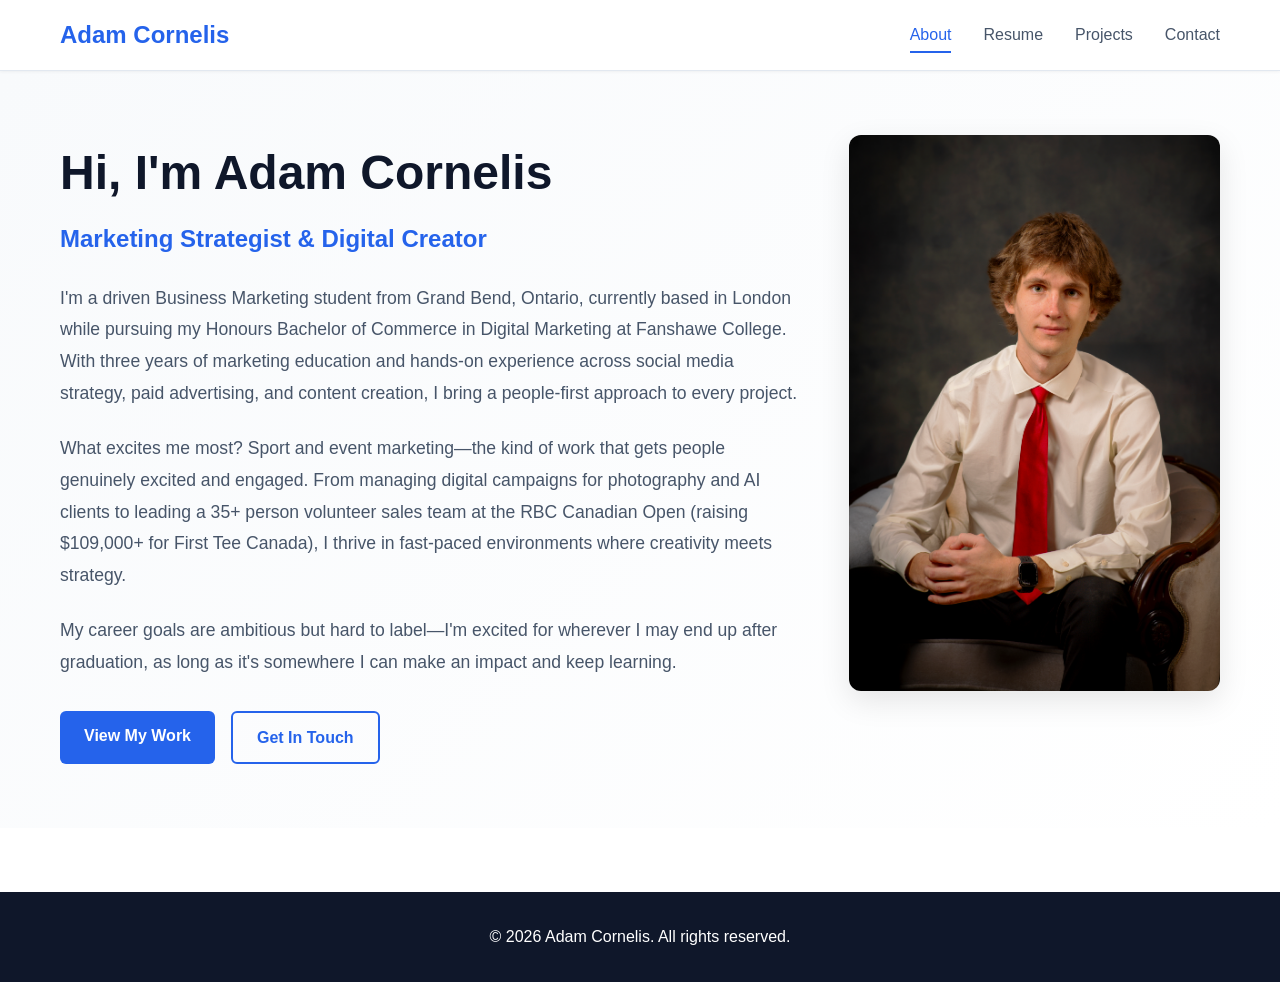
<file: index.html>
<!DOCTYPE html>
<html lang="en">
<head>
    <meta charset="UTF-8">
    <meta name="viewport" content="width=device-width, initial-scale=1.0">
    <title>Adam Cornelis | Marketing Portfolio</title>
    <link rel="stylesheet" href="styles.css">
</head>
<body>
    <nav class="navbar">
        <div class="container">
            <a href="index.html" class="logo">Adam Cornelis</a>
            <ul class="nav-links">
                <li><a href="index.html" class="active">About</a></li>
                <li><a href="resume.html">Resume</a></li>
                <li><a href="projects.html">Projects</a></li>
                <li><a href="contact.html">Contact</a></li>
            </ul>
        </div>
    </nav>

    <main class="hero">
        <div class="container">
            <div class="about-content">
                <div class="about-text">
                    <h1>Hi, I'm Adam Cornelis</h1>
                    <h2>Marketing Strategist & Digital Creator</h2>
                    <p class="bio">
                        I'm a driven Business Marketing student from Grand Bend, Ontario, currently based in London while pursuing my Honours Bachelor of Commerce in Digital Marketing at Fanshawe College. With three years of marketing education and hands-on experience across social media strategy, paid advertising, and content creation, I bring a people-first approach to every project.
                    </p>
                    <p class="bio">
                        What excites me most? Sport and event marketing—the kind of work that gets people genuinely excited and engaged. From managing digital campaigns for photography and AI clients to leading a 35+ person volunteer sales team at the RBC Canadian Open (raising $109,000+ for First Tee Canada), I thrive in fast-paced environments where creativity meets strategy.
                    </p>
                    <p class="bio">
                        My career goals are ambitious but hard to label—I'm excited for wherever I may end up after graduation, as long as it's somewhere I can make an impact and keep learning.
                    </p>
                    <div class="cta-buttons">
                        <a href="projects.html" class="btn btn-primary">View My Work</a>
                        <a href="contact.html" class="btn btn-secondary">Get In Touch</a>
                    </div>
                </div>
                <div class="about-image">
                    <img src="adam-headshot.jpg" alt="Adam Cornelis">
                </div>
            </div>
        </div>
    </main>

    <footer>
        <div class="container">
            <p>&copy; 2026 Adam Cornelis. All rights reserved.</p>
        </div>
    </footer>
</body>
</html>
</file>
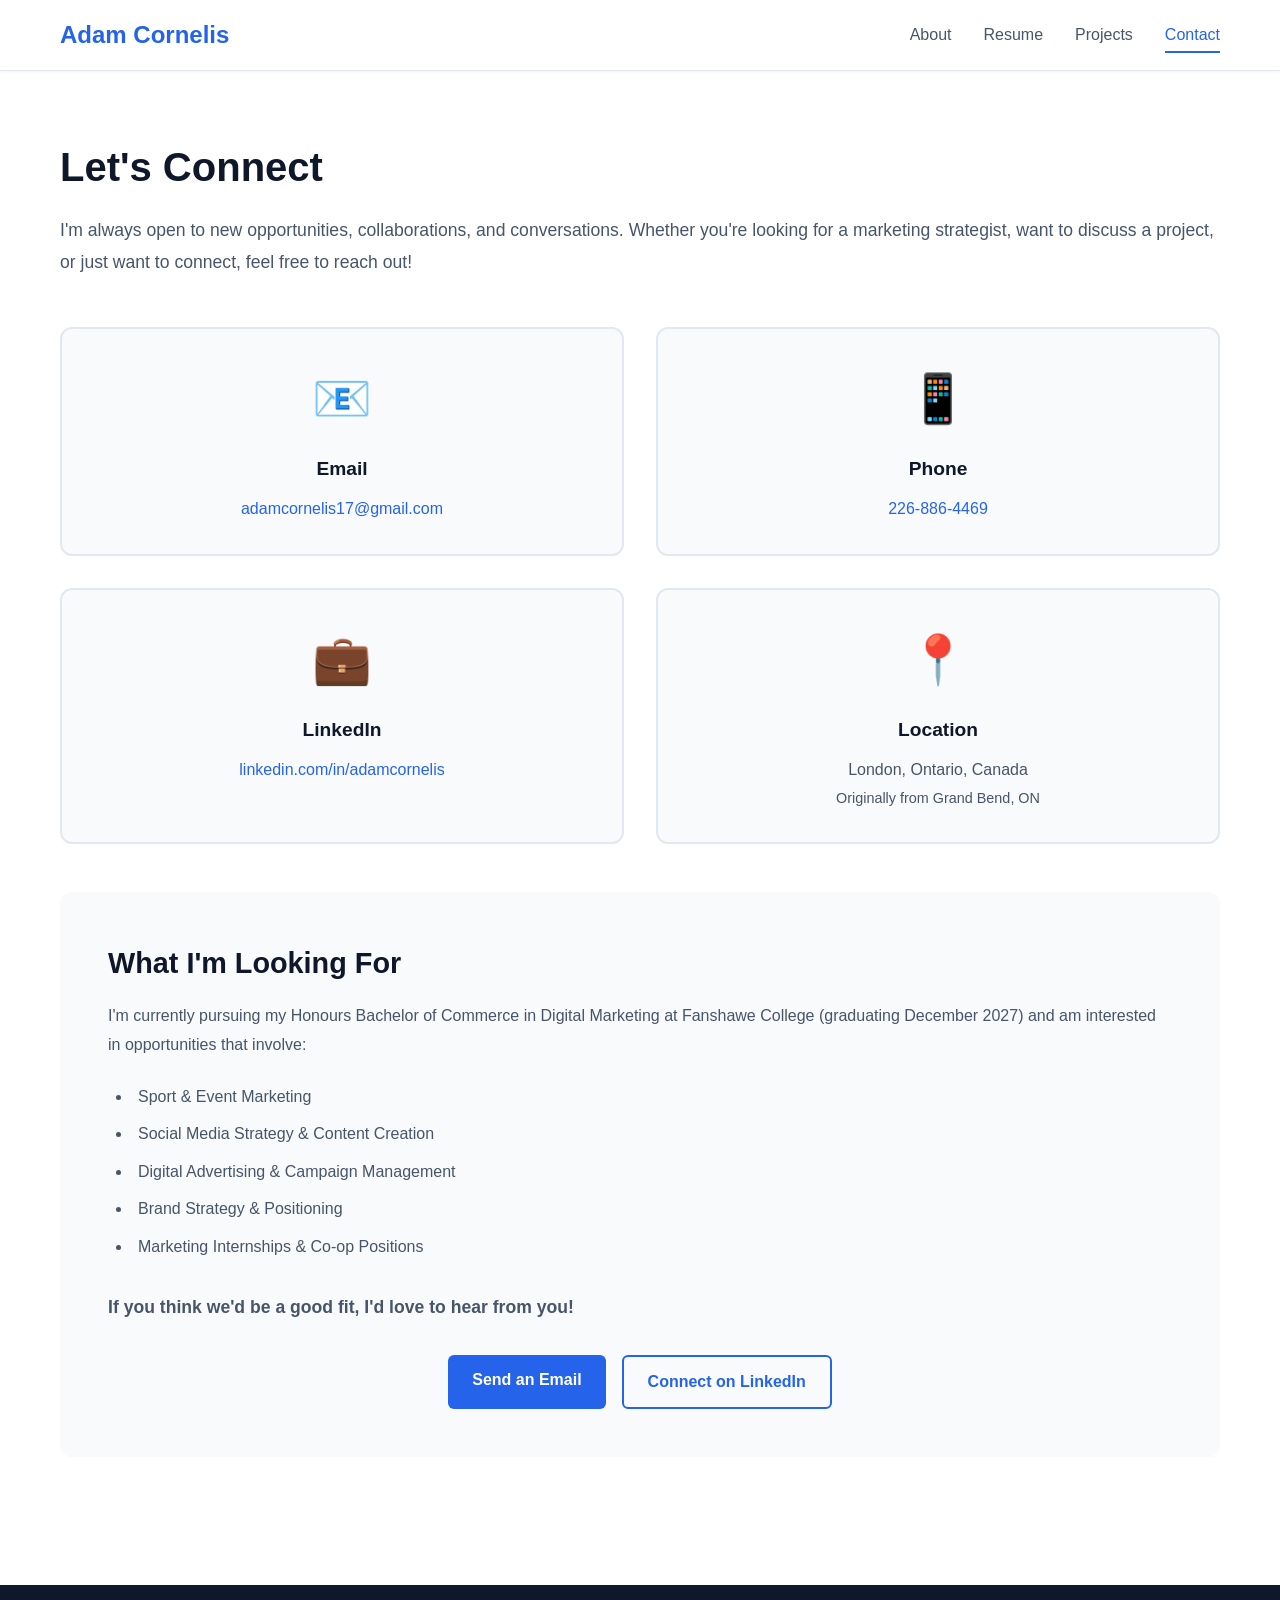
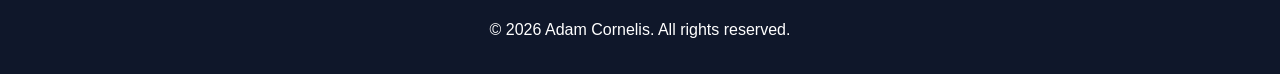
<file: contact.html>
<!DOCTYPE html>
<html lang="en">
<head>
    <meta charset="UTF-8">
    <meta name="viewport" content="width=device-width, initial-scale=1.0">
    <title>Contact | Adam Cornelis</title>
    <link rel="stylesheet" href="styles.css">
</head>
<body>
    <nav class="navbar">
        <div class="container">
            <a href="index.html" class="logo">Adam Cornelis</a>
            <ul class="nav-links">
                <li><a href="index.html">About</a></li>
                <li><a href="resume.html">Resume</a></li>
                <li><a href="projects.html">Projects</a></li>
                <li><a href="contact.html" class="active">Contact</a></li>
            </ul>
        </div>
    </nav>

    <main class="contact-page">
        <div class="container">
            <h1>Let's Connect</h1>
            <p class="page-intro">I'm always open to new opportunities, collaborations, and conversations. Whether you're looking for a marketing strategist, want to discuss a project, or just want to connect, feel free to reach out!</p>

            <div class="contact-grid">
                <div class="contact-card">
                    <div class="contact-icon">📧</div>
                    <h3>Email</h3>
                    <a href="mailto:adamcornelis17@gmail.com">adamcornelis17@gmail.com</a>
                </div>

                <div class="contact-card">
                    <div class="contact-icon">📱</div>
                    <h3>Phone</h3>
                    <a href="tel:+12268864469">226-886-4469</a>
                </div>

                <div class="contact-card">
                    <div class="contact-icon">💼</div>
                    <h3>LinkedIn</h3>
                    <a href="https://www.linkedin.com/in/adamcornelis" target="_blank" rel="noopener noreferrer">linkedin.com/in/adamcornelis</a>
                </div>

                <div class="contact-card">
                    <div class="contact-icon">📍</div>
                    <h3>Location</h3>
                    <p>London, Ontario, Canada</p>
                    <p class="small-text">Originally from Grand Bend, ON</p>
                </div>
            </div>

            <div class="contact-cta">
                <h2>What I'm Looking For</h2>
                <p>I'm currently pursuing my Honours Bachelor of Commerce in Digital Marketing at Fanshawe College (graduating December 2027) and am interested in opportunities that involve:</p>
                <ul class="interest-list">
                    <li>Sport & Event Marketing</li>
                    <li>Social Media Strategy & Content Creation</li>
                    <li>Digital Advertising & Campaign Management</li>
                    <li>Brand Strategy & Positioning</li>
                    <li>Marketing Internships & Co-op Positions</li>
                </ul>
                <p class="cta-text">If you think we'd be a good fit, I'd love to hear from you!</p>
                <div class="button-group">
                    <a href="mailto:adamcornelis17@gmail.com" class="btn btn-primary">Send an Email</a>
                    <a href="https://www.linkedin.com/in/adamcornelis" target="_blank" rel="noopener noreferrer" class="btn btn-secondary">Connect on LinkedIn</a>
                </div>
            </div>
        </div>
    </main>

    <footer>
        <div class="container">
            <p>&copy; 2026 Adam Cornelis. All rights reserved.</p>
        </div>
    </footer>
</body>
</html>
</file>
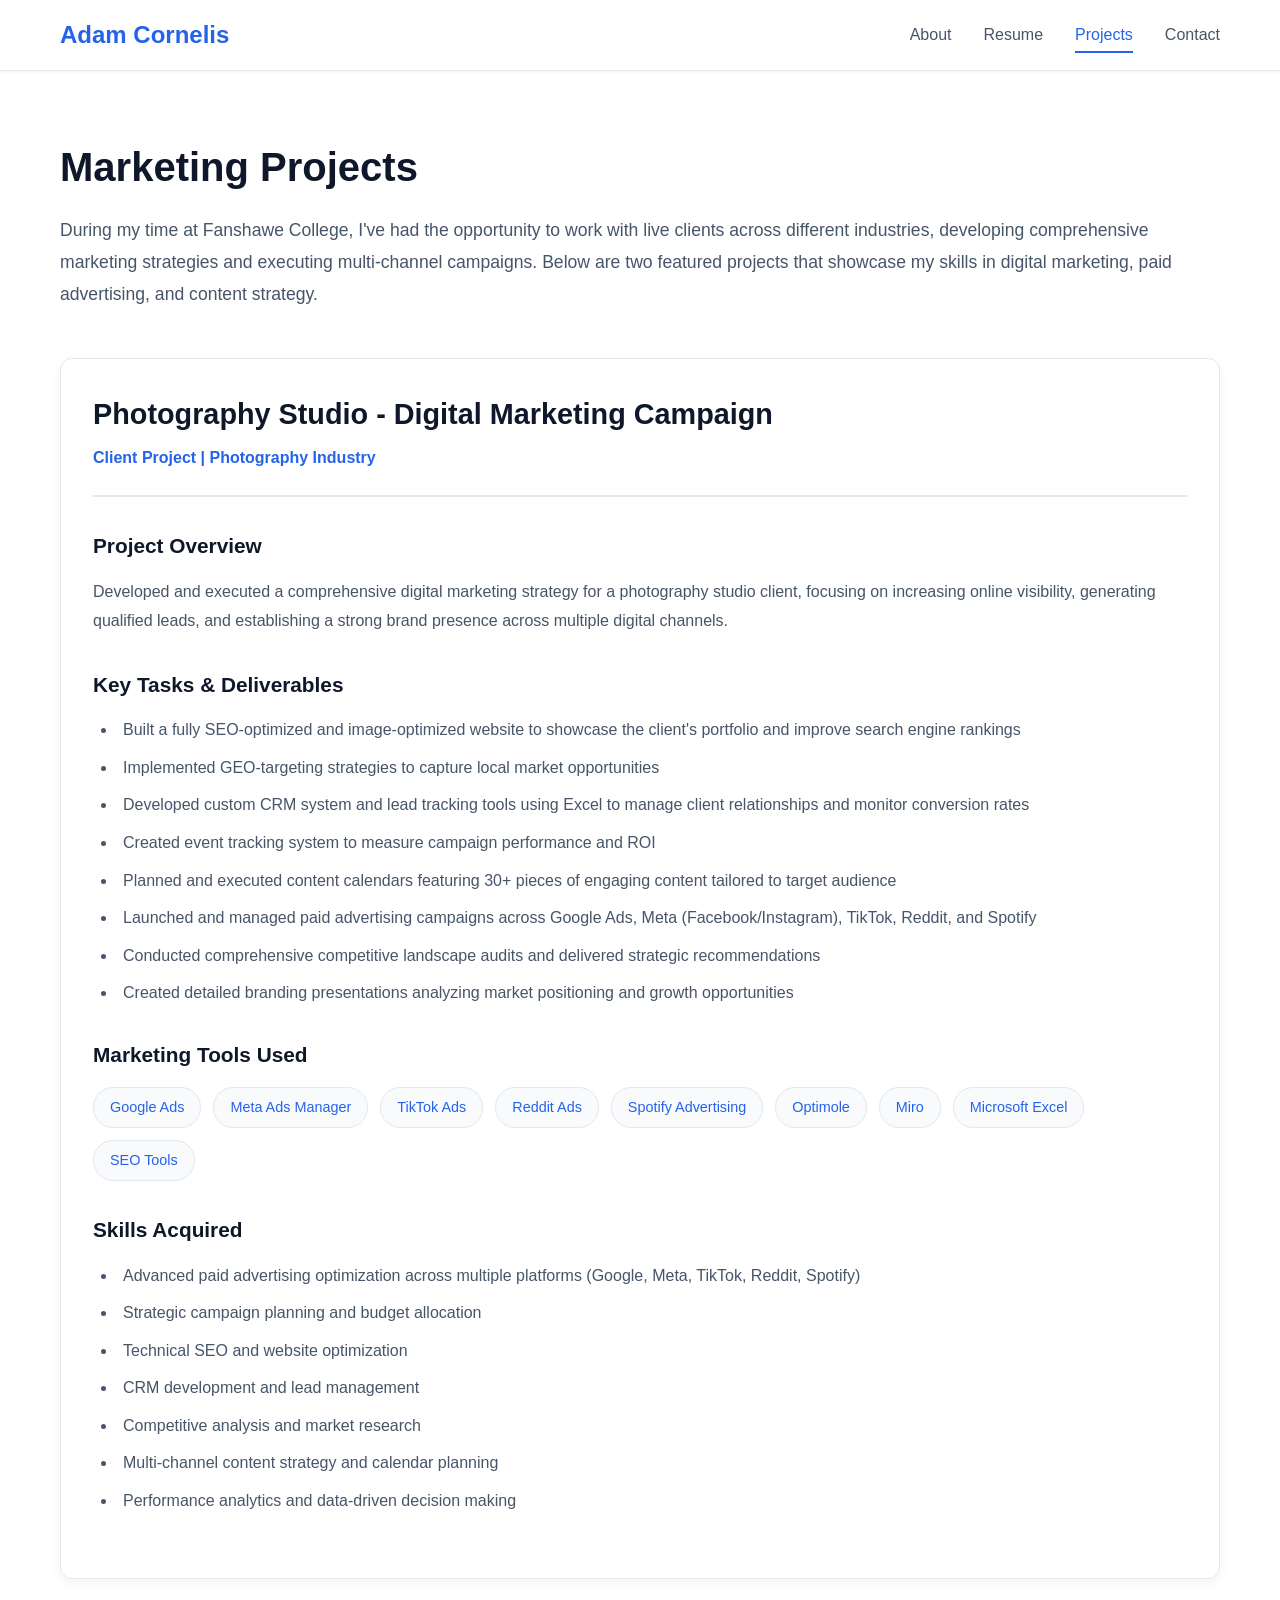
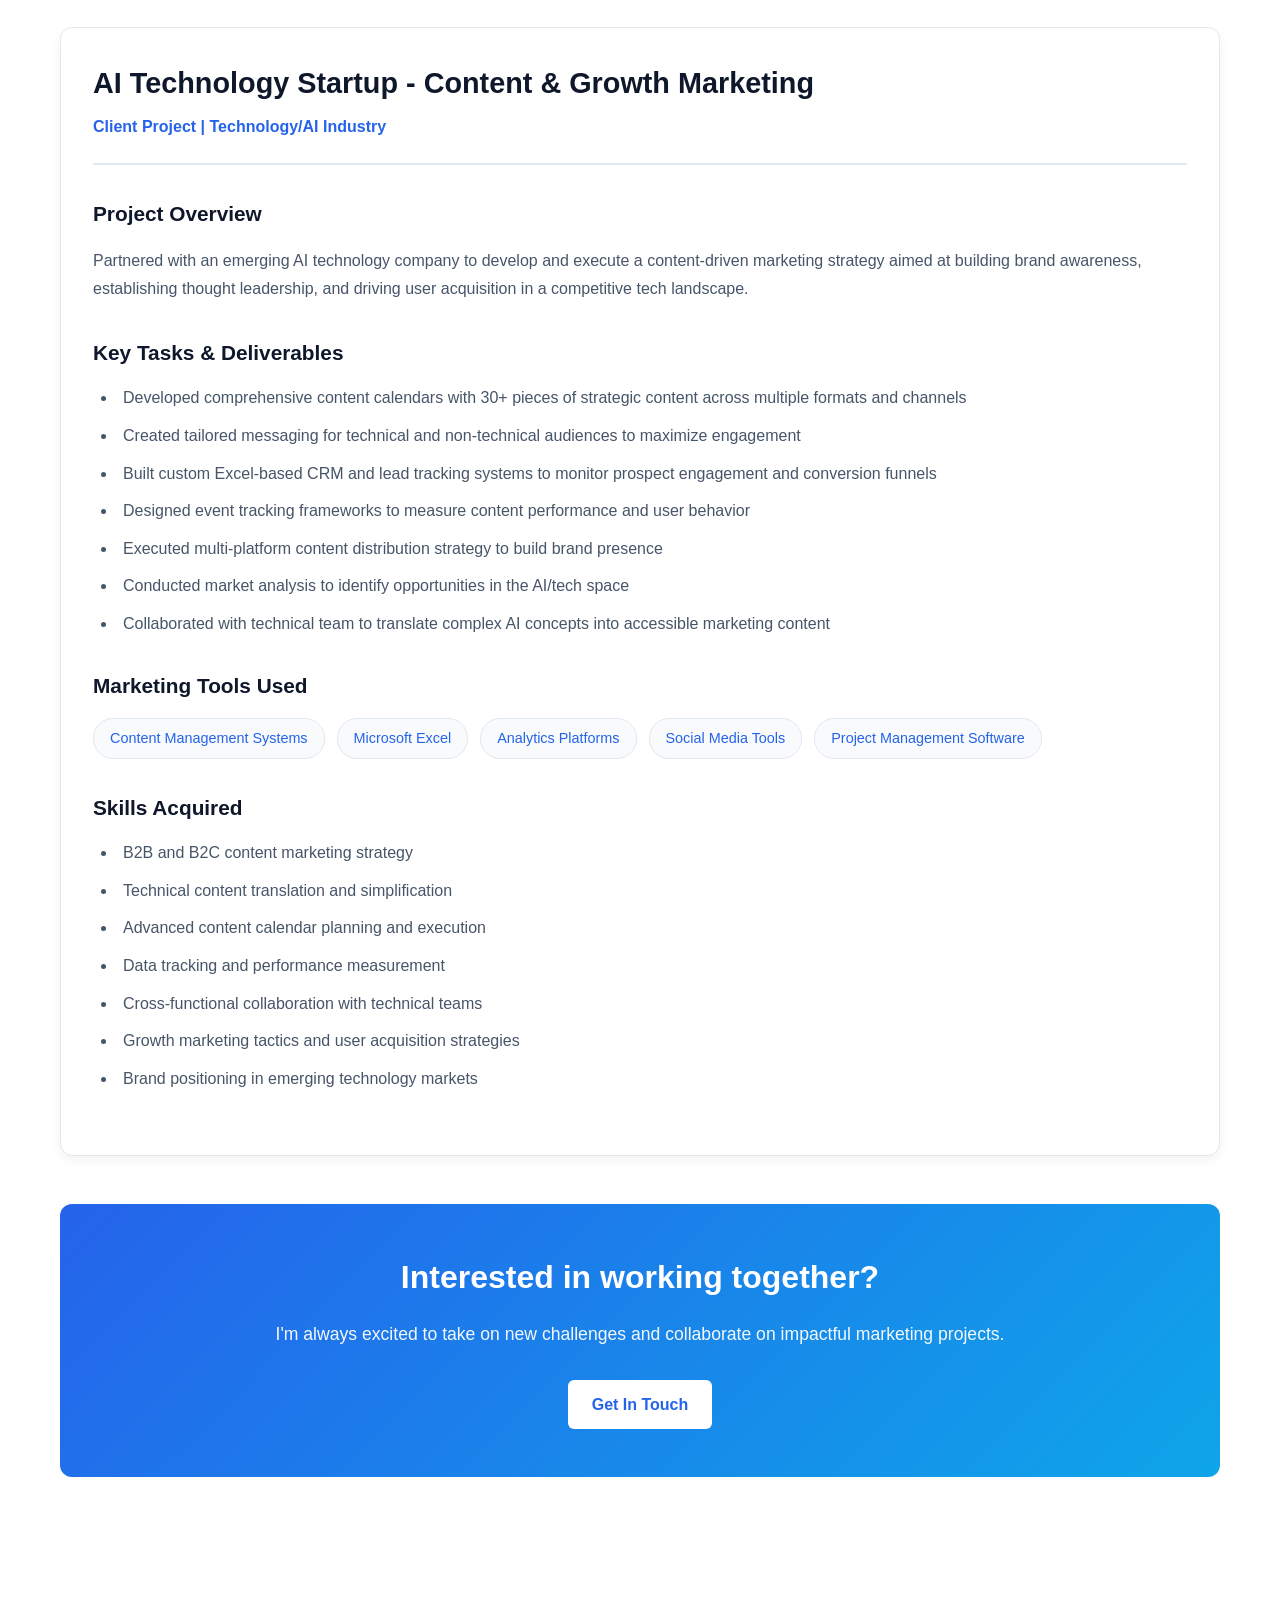
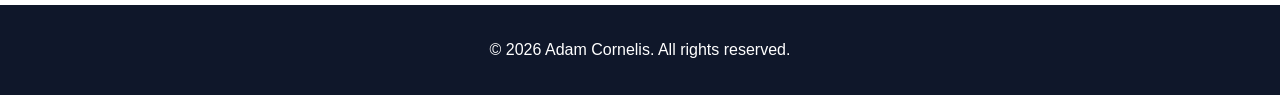
<file: projects.html>
<!DOCTYPE html>
<html lang="en">
<head>
    <meta charset="UTF-8">
    <meta name="viewport" content="width=device-width, initial-scale=1.0">
    <title>Projects | Adam Cornelis</title>
    <link rel="stylesheet" href="styles.css">
</head>
<body>
    <nav class="navbar">
        <div class="container">
            <a href="index.html" class="logo">Adam Cornelis</a>
            <ul class="nav-links">
                <li><a href="index.html">About</a></li>
                <li><a href="resume.html">Resume</a></li>
                <li><a href="projects.html" class="active">Projects</a></li>
                <li><a href="contact.html">Contact</a></li>
            </ul>
        </div>
    </nav>

    <main class="projects-page">
        <div class="container">
            <h1>Marketing Projects</h1>
            <p class="page-intro">During my time at Fanshawe College, I've had the opportunity to work with live clients across different industries, developing comprehensive marketing strategies and executing multi-channel campaigns. Below are two featured projects that showcase my skills in digital marketing, paid advertising, and content strategy.</p>

            <div class="project-card">
                <div class="project-header">
                    <h2>Photography Studio - Digital Marketing Campaign</h2>
                    <p class="project-type">Client Project | Photography Industry</p>
                </div>
                
                <div class="project-content">
                    <div class="project-section">
                        <h3>Project Overview</h3>
                        <p>Developed and executed a comprehensive digital marketing strategy for a photography studio client, focusing on increasing online visibility, generating qualified leads, and establishing a strong brand presence across multiple digital channels.</p>
                    </div>

                    <div class="project-section">
                        <h3>Key Tasks & Deliverables</h3>
                        <ul>
                            <li>Built a fully SEO-optimized and image-optimized website to showcase the client's portfolio and improve search engine rankings</li>
                            <li>Implemented GEO-targeting strategies to capture local market opportunities</li>
                            <li>Developed custom CRM system and lead tracking tools using Excel to manage client relationships and monitor conversion rates</li>
                            <li>Created event tracking system to measure campaign performance and ROI</li>
                            <li>Planned and executed content calendars featuring 30+ pieces of engaging content tailored to target audience</li>
                            <li>Launched and managed paid advertising campaigns across Google Ads, Meta (Facebook/Instagram), TikTok, Reddit, and Spotify</li>
                            <li>Conducted comprehensive competitive landscape audits and delivered strategic recommendations</li>
                            <li>Created detailed branding presentations analyzing market positioning and growth opportunities</li>
                        </ul>
                    </div>

                    <div class="project-section">
                        <h3>Marketing Tools Used</h3>
                        <div class="tools-list">
                            <span class="tool-tag">Google Ads</span>
                            <span class="tool-tag">Meta Ads Manager</span>
                            <span class="tool-tag">TikTok Ads</span>
                            <span class="tool-tag">Reddit Ads</span>
                            <span class="tool-tag">Spotify Advertising</span>
                            <span class="tool-tag">Optimole</span>
                            <span class="tool-tag">Miro</span>
                            <span class="tool-tag">Microsoft Excel</span>
                            <span class="tool-tag">SEO Tools</span>
                        </div>
                    </div>

                    <div class="project-section">
                        <h3>Skills Acquired</h3>
                        <ul>
                            <li>Advanced paid advertising optimization across multiple platforms (Google, Meta, TikTok, Reddit, Spotify)</li>
                            <li>Strategic campaign planning and budget allocation</li>
                            <li>Technical SEO and website optimization</li>
                            <li>CRM development and lead management</li>
                            <li>Competitive analysis and market research</li>
                            <li>Multi-channel content strategy and calendar planning</li>
                            <li>Performance analytics and data-driven decision making</li>
                        </ul>
                    </div>
                </div>
            </div>

            <div class="project-card">
                <div class="project-header">
                    <h2>AI Technology Startup - Content & Growth Marketing</h2>
                    <p class="project-type">Client Project | Technology/AI Industry</p>
                </div>
                
                <div class="project-content">
                    <div class="project-section">
                        <h3>Project Overview</h3>
                        <p>Partnered with an emerging AI technology company to develop and execute a content-driven marketing strategy aimed at building brand awareness, establishing thought leadership, and driving user acquisition in a competitive tech landscape.</p>
                    </div>

                    <div class="project-section">
                        <h3>Key Tasks & Deliverables</h3>
                        <ul>
                            <li>Developed comprehensive content calendars with 30+ pieces of strategic content across multiple formats and channels</li>
                            <li>Created tailored messaging for technical and non-technical audiences to maximize engagement</li>
                            <li>Built custom Excel-based CRM and lead tracking systems to monitor prospect engagement and conversion funnels</li>
                            <li>Designed event tracking frameworks to measure content performance and user behavior</li>
                            <li>Executed multi-platform content distribution strategy to build brand presence</li>
                            <li>Conducted market analysis to identify opportunities in the AI/tech space</li>
                            <li>Collaborated with technical team to translate complex AI concepts into accessible marketing content</li>
                        </ul>
                    </div>

                    <div class="project-section">
                        <h3>Marketing Tools Used</h3>
                        <div class="tools-list">
                            <span class="tool-tag">Content Management Systems</span>
                            <span class="tool-tag">Microsoft Excel</span>
                            <span class="tool-tag">Analytics Platforms</span>
                            <span class="tool-tag">Social Media Tools</span>
                            <span class="tool-tag">Project Management Software</span>
                        </div>
                    </div>

                    <div class="project-section">
                        <h3>Skills Acquired</h3>
                        <ul>
                            <li>B2B and B2C content marketing strategy</li>
                            <li>Technical content translation and simplification</li>
                            <li>Advanced content calendar planning and execution</li>
                            <li>Data tracking and performance measurement</li>
                            <li>Cross-functional collaboration with technical teams</li>
                            <li>Growth marketing tactics and user acquisition strategies</li>
                            <li>Brand positioning in emerging technology markets</li>
                        </ul>
                    </div>
                </div>
            </div>

            <div class="project-cta">
                <h2>Interested in working together?</h2>
                <p>I'm always excited to take on new challenges and collaborate on impactful marketing projects.</p>
                <a href="contact.html" class="btn btn-primary">Get In Touch</a>
            </div>
        </div>
    </main>

    <footer>
        <div class="container">
            <p>&copy; 2026 Adam Cornelis. All rights reserved.</p>
        </div>
    </footer>
</body>
</html>
</file>
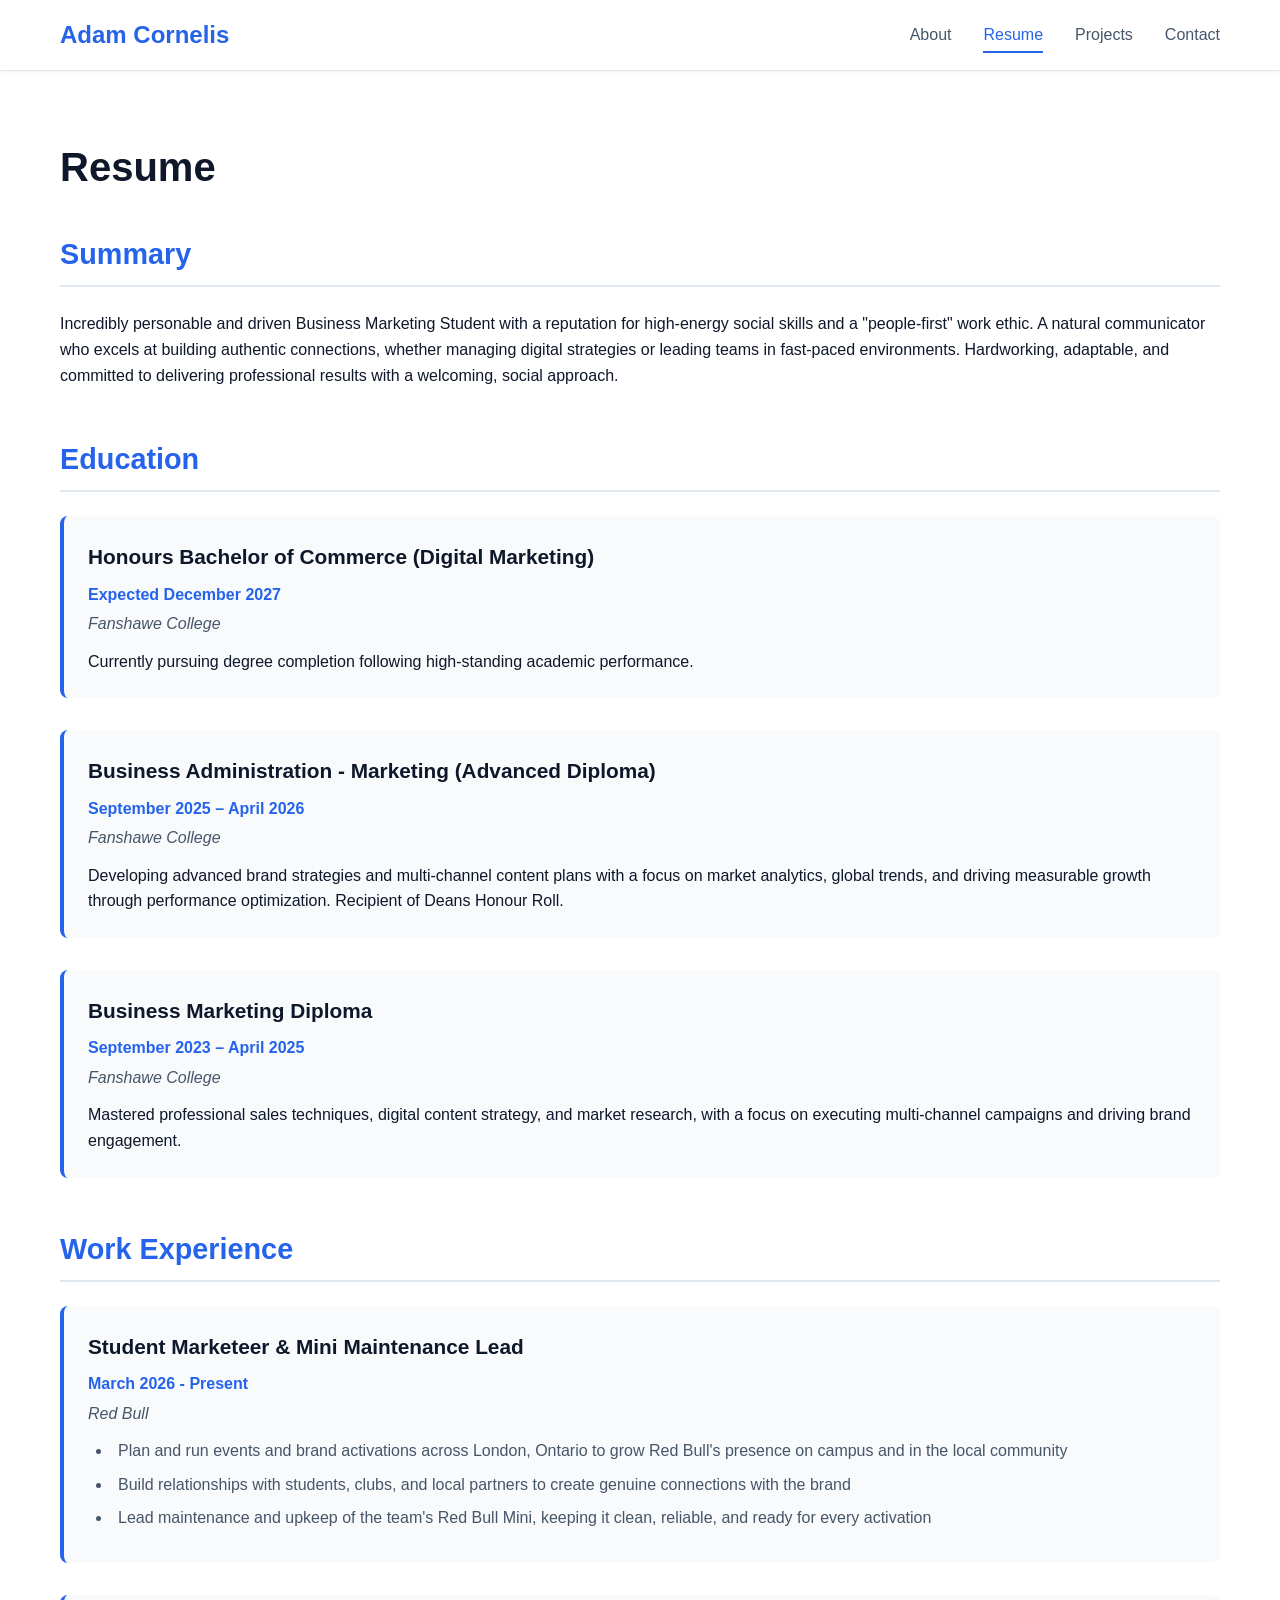
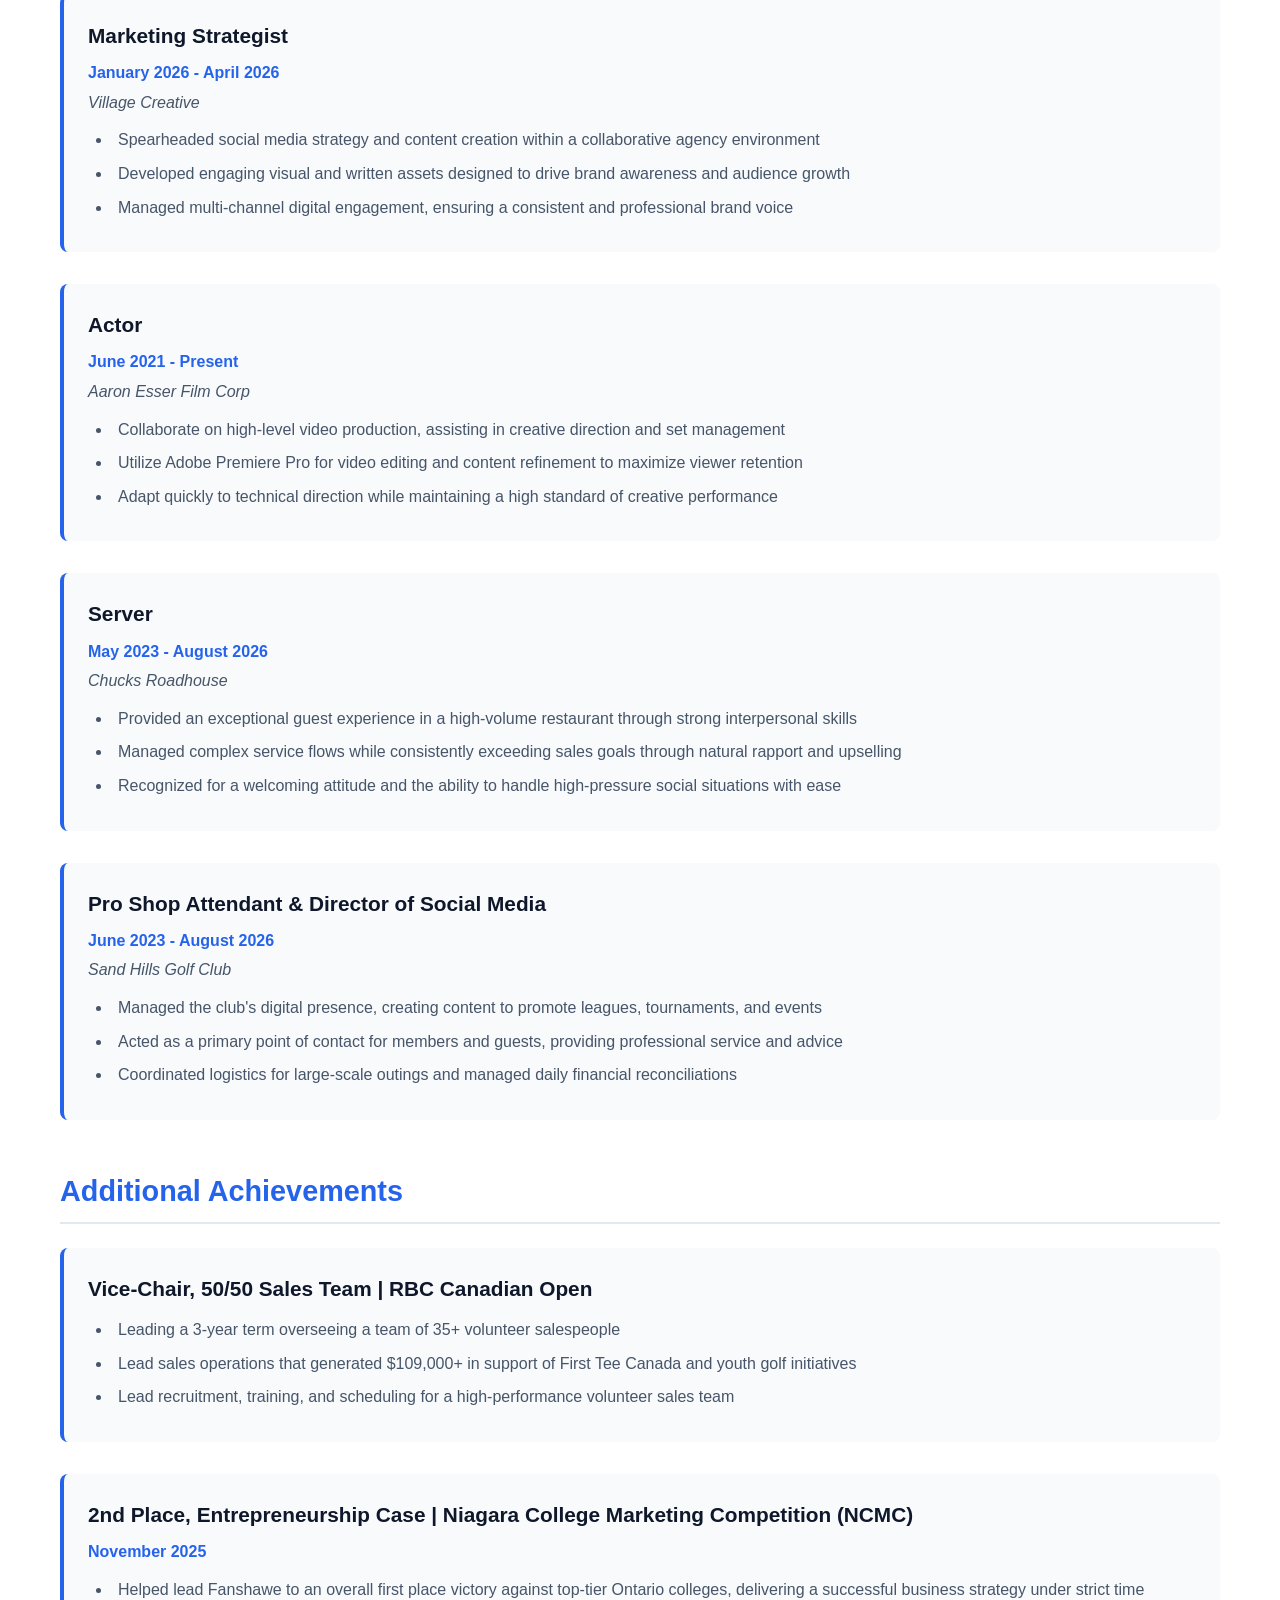
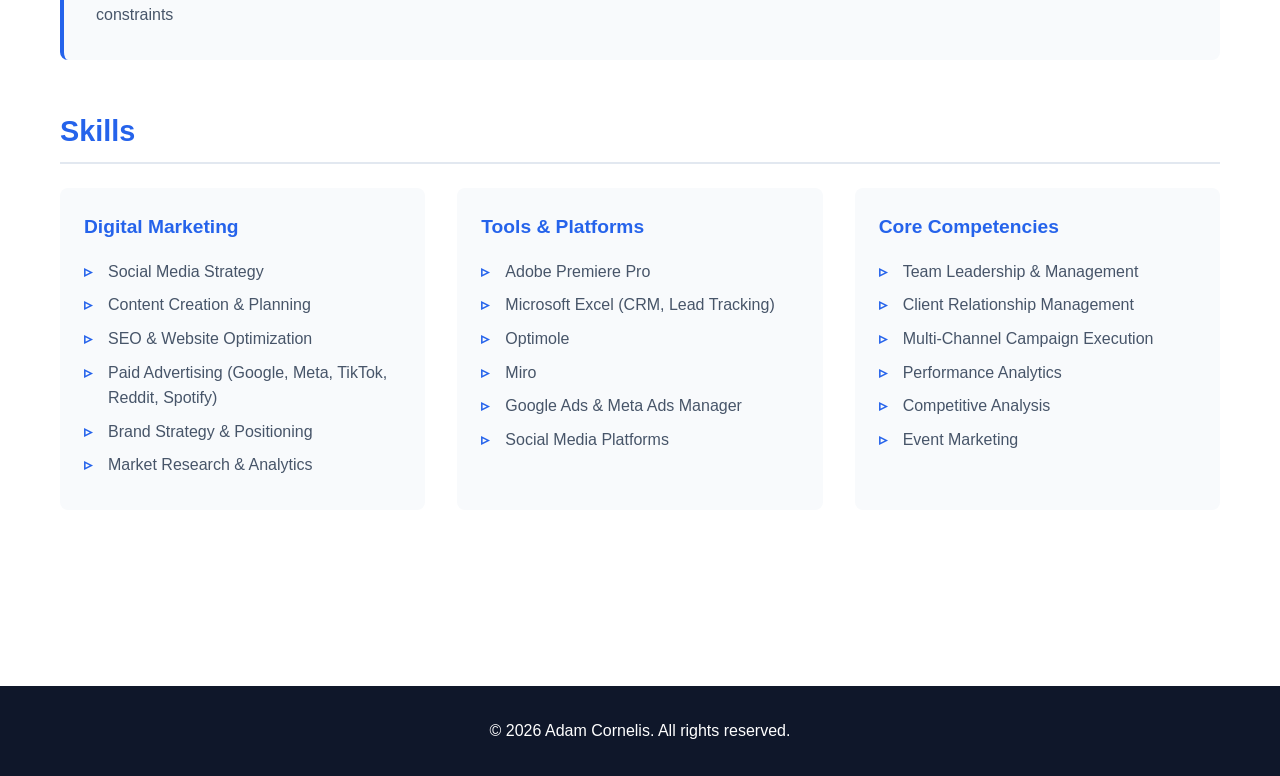
<file: resume.html>
<!DOCTYPE html>
<html lang="en">
<head>
    <meta charset="UTF-8">
    <meta name="viewport" content="width=device-width, initial-scale=1.0">
    <title>Resume | Adam Cornelis</title>
    <link rel="stylesheet" href="styles.css">
</head>
<body>
    <nav class="navbar">
        <div class="container">
            <a href="index.html" class="logo">Adam Cornelis</a>
            <ul class="nav-links">
                <li><a href="index.html">About</a></li>
                <li><a href="resume.html" class="active">Resume</a></li>
                <li><a href="projects.html">Projects</a></li>
                <li><a href="contact.html">Contact</a></li>
            </ul>
        </div>
    </nav>

    <main class="resume-page">
        <div class="container">
            <h1>Resume</h1>
            
            <section class="resume-section">
                <h2>Summary</h2>
                <p>Incredibly personable and driven Business Marketing Student with a reputation for high-energy social skills and a "people-first" work ethic. A natural communicator who excels at building authentic connections, whether managing digital strategies or leading teams in fast-paced environments. Hardworking, adaptable, and committed to delivering professional results with a welcoming, social approach.</p>
            </section>

            <section class="resume-section">
                <h2>Education</h2>
                
                <div class="resume-item">
                    <h3>Honours Bachelor of Commerce (Digital Marketing)</h3>
                    <p class="date">Expected December 2027</p>
                    <p class="institution">Fanshawe College</p>
                    <p>Currently pursuing degree completion following high-standing academic performance.</p>
                </div>

                <div class="resume-item">
                    <h3>Business Administration - Marketing (Advanced Diploma)</h3>
                    <p class="date">September 2025 – April 2026</p>
                    <p class="institution">Fanshawe College</p>
                    <p>Developing advanced brand strategies and multi-channel content plans with a focus on market analytics, global trends, and driving measurable growth through performance optimization. Recipient of Deans Honour Roll.</p>
                </div>

                <div class="resume-item">
                    <h3>Business Marketing Diploma</h3>
                    <p class="date">September 2023 – April 2025</p>
                    <p class="institution">Fanshawe College</p>
                    <p>Mastered professional sales techniques, digital content strategy, and market research, with a focus on executing multi-channel campaigns and driving brand engagement.</p>
                </div>
            </section>

            <section class="resume-section">
                <h2>Work Experience</h2>

                <div class="resume-item">
                    <h3>Student Marketeer & Mini Maintenance Lead</h3>
                    <p class="date">March 2026 - Present</p>
                    <p class="institution">Red Bull</p>
                    <ul>
                        <li>Plan and run events and brand activations across London, Ontario to grow Red Bull's presence on campus and in the local community</li>
                        <li>Build relationships with students, clubs, and local partners to create genuine connections with the brand</li>
                        <li>Lead maintenance and upkeep of the team's Red Bull Mini, keeping it clean, reliable, and ready for every activation</li>
                    </ul>
                </div>

                <div class="resume-item">
                    <h3>Marketing Strategist</h3>
                    <p class="date">January 2026 - April 2026</p>
                    <p class="institution">Village Creative</p>
                    <ul>
                        <li>Spearheaded social media strategy and content creation within a collaborative agency environment</li>
                        <li>Developed engaging visual and written assets designed to drive brand awareness and audience growth</li>
                        <li>Managed multi-channel digital engagement, ensuring a consistent and professional brand voice</li>
                    </ul>
                </div>

                <div class="resume-item">
                    <h3>Actor</h3>
                    <p class="date">June 2021 - Present</p>
                    <p class="institution">Aaron Esser Film Corp</p>
                    <ul>
                        <li>Collaborate on high-level video production, assisting in creative direction and set management</li>
                        <li>Utilize Adobe Premiere Pro for video editing and content refinement to maximize viewer retention</li>
                        <li>Adapt quickly to technical direction while maintaining a high standard of creative performance</li>
                    </ul>
                </div>

                <div class="resume-item">
                    <h3>Server</h3>
                    <p class="date">May 2023 - August 2026</p>
                    <p class="institution">Chucks Roadhouse</p>
                    <ul>
                        <li>Provided an exceptional guest experience in a high-volume restaurant through strong interpersonal skills</li>
                        <li>Managed complex service flows while consistently exceeding sales goals through natural rapport and upselling</li>
                        <li>Recognized for a welcoming attitude and the ability to handle high-pressure social situations with ease</li>
                    </ul>
                </div>

                <div class="resume-item">
                    <h3>Pro Shop Attendant & Director of Social Media</h3>
                    <p class="date">June 2023 - August 2026</p>
                    <p class="institution">Sand Hills Golf Club</p>
                    <ul>
                        <li>Managed the club's digital presence, creating content to promote leagues, tournaments, and events</li>
                        <li>Acted as a primary point of contact for members and guests, providing professional service and advice</li>
                        <li>Coordinated logistics for large-scale outings and managed daily financial reconciliations</li>
                    </ul>
                </div>
            </section>

            <section class="resume-section">
                <h2>Additional Achievements</h2>
                
                <div class="resume-item">
                    <h3>Vice-Chair, 50/50 Sales Team | RBC Canadian Open</h3>
                    <ul>
                        <li>Leading a 3-year term overseeing a team of 35+ volunteer salespeople</li>
                        <li>Lead sales operations that generated $109,000+ in support of First Tee Canada and youth golf initiatives</li>
                        <li>Lead recruitment, training, and scheduling for a high-performance volunteer sales team</li>
                    </ul>
                </div>

                <div class="resume-item">
                    <h3>2nd Place, Entrepreneurship Case | Niagara College Marketing Competition (NCMC)</h3>
                    <p class="date">November 2025</p>
                    <ul>
                        <li>Helped lead Fanshawe to an overall first place victory against top-tier Ontario colleges, delivering a successful business strategy under strict time constraints</li>
                    </ul>
                </div>
            </section>

            <section class="resume-section">
                <h2>Skills</h2>
                <div class="skills-grid">
                    <div class="skill-category">
                        <h3>Digital Marketing</h3>
                        <ul>
                            <li>Social Media Strategy</li>
                            <li>Content Creation & Planning</li>
                            <li>SEO & Website Optimization</li>
                            <li>Paid Advertising (Google, Meta, TikTok, Reddit, Spotify)</li>
                            <li>Brand Strategy & Positioning</li>
                            <li>Market Research & Analytics</li>
                        </ul>
                    </div>
                    <div class="skill-category">
                        <h3>Tools & Platforms</h3>
                        <ul>
                            <li>Adobe Premiere Pro</li>
                            <li>Microsoft Excel (CRM, Lead Tracking)</li>
                            <li>Optimole</li>
                            <li>Miro</li>
                            <li>Google Ads & Meta Ads Manager</li>
                            <li>Social Media Platforms</li>
                        </ul>
                    </div>
                    <div class="skill-category">
                        <h3>Core Competencies</h3>
                        <ul>
                            <li>Team Leadership & Management</li>
                            <li>Client Relationship Management</li>
                            <li>Multi-Channel Campaign Execution</li>
                            <li>Performance Analytics</li>
                            <li>Competitive Analysis</li>
                            <li>Event Marketing</li>
                        </ul>
                    </div>
                </div>
            </section>
        </div>
    </main>

    <footer>
        <div class="container">
            <p>&copy; 2026 Adam Cornelis. All rights reserved.</p>
        </div>
    </footer>
</body>
</html>
</file>
<file: styles.css>
/* Global Styles */
* {
    margin: 0;
    padding: 0;
    box-sizing: border-box;
}

:root {
    --primary-color: #2563eb;
    --primary-dark: #1e40af;
    --secondary-color: #64748b;
    --text-dark: #0f172a;
    --text-light: #475569;
    --bg-light: #f8fafc;
    --bg-white: #ffffff;
    --border-color: #e2e8f0;
    --accent-color: #0ea5e9;
}

body {
    font-family: -apple-system, BlinkMacSystemFont, 'Segoe UI', 'Roboto', 'Oxygen', 'Ubuntu', 'Cantarell', sans-serif;
    line-height: 1.6;
    color: var(--text-dark);
    background-color: var(--bg-white);
}

.container {
    max-width: 1200px;
    margin: 0 auto;
    padding: 0 20px;
}

/* Navigation */
.navbar {
    background-color: var(--bg-white);
    border-bottom: 1px solid var(--border-color);
    padding: 1rem 0;
    position: sticky;
    top: 0;
    z-index: 100;
    box-shadow: 0 1px 3px rgba(0, 0, 0, 0.05);
}

.navbar .container {
    display: flex;
    justify-content: space-between;
    align-items: center;
}

.logo {
    font-size: 1.5rem;
    font-weight: 700;
    color: var(--primary-color);
    text-decoration: none;
    transition: color 0.3s;
}

.logo:hover {
    color: var(--primary-dark);
}

.nav-links {
    display: flex;
    list-style: none;
    gap: 2rem;
}

.nav-links a {
    text-decoration: none;
    color: var(--text-light);
    font-weight: 500;
    transition: color 0.3s;
    padding: 0.5rem 0;
    border-bottom: 2px solid transparent;
}

.nav-links a:hover,
.nav-links a.active {
    color: var(--primary-color);
    border-bottom-color: var(--primary-color);
}

/* Hero Section */
.hero {
    padding: 4rem 0;
    background: linear-gradient(135deg, var(--bg-light) 0%, var(--bg-white) 100%);
}

.about-content {
    display: grid;
    grid-template-columns: 2fr 1fr;
    gap: 3rem;
    align-items: start;
}

.about-text h1 {
    font-size: 3rem;
    margin-bottom: 0.5rem;
    color: var(--text-dark);
}

.about-text h2 {
    font-size: 1.5rem;
    color: var(--primary-color);
    font-weight: 600;
    margin-bottom: 1.5rem;
}

.bio {
    font-size: 1.1rem;
    color: var(--text-light);
    margin-bottom: 1.5rem;
    line-height: 1.8;
}

.cta-buttons {
    display: flex;
    gap: 1rem;
    margin-top: 2rem;
}

.btn {
    padding: 0.75rem 1.5rem;
    border-radius: 6px;
    text-decoration: none;
    font-weight: 600;
    transition: all 0.3s;
    display: inline-block;
    cursor: pointer;
}

.btn-primary {
    background-color: var(--primary-color);
    color: white;
}

.btn-primary:hover {
    background-color: var(--primary-dark);
    transform: translateY(-2px);
    box-shadow: 0 4px 12px rgba(37, 99, 235, 0.3);
}

.btn-secondary {
    background-color: transparent;
    color: var(--primary-color);
    border: 2px solid var(--primary-color);
}

.btn-secondary:hover {
    background-color: var(--primary-color);
    color: white;
}

.about-image img {
    width: 100%;
    border-radius: 12px;
    box-shadow: 0 10px 30px rgba(0, 0, 0, 0.1);
}

/* Resume Page */
.resume-page {
    padding: 4rem 0;
}

.resume-page h1 {
    font-size: 2.5rem;
    margin-bottom: 2rem;
    color: var(--text-dark);
}

.resume-section {
    margin-bottom: 3rem;
}

.resume-section h2 {
    font-size: 1.8rem;
    color: var(--primary-color);
    margin-bottom: 1.5rem;
    padding-bottom: 0.5rem;
    border-bottom: 2px solid var(--border-color);
}

.resume-item {
    margin-bottom: 2rem;
    padding: 1.5rem;
    background-color: var(--bg-light);
    border-radius: 8px;
    border-left: 4px solid var(--primary-color);
}

.resume-item h3 {
    font-size: 1.3rem;
    color: var(--text-dark);
    margin-bottom: 0.5rem;
}

.date {
    color: var(--primary-color);
    font-weight: 600;
    margin-bottom: 0.25rem;
}

.institution {
    color: var(--text-light);
    font-style: italic;
    margin-bottom: 0.75rem;
}

.resume-item ul {
    list-style-position: inside;
    color: var(--text-light);
    margin-top: 0.75rem;
}

.resume-item li {
    margin-bottom: 0.5rem;
    padding-left: 0.5rem;
}

.skills-grid {
    display: grid;
    grid-template-columns: repeat(3, 1fr);
    gap: 2rem;
}

.skill-category {
    background-color: var(--bg-light);
    padding: 1.5rem;
    border-radius: 8px;
}

.skill-category h3 {
    color: var(--primary-color);
    margin-bottom: 1rem;
    font-size: 1.2rem;
}

.skill-category ul {
    list-style: none;
}

.skill-category li {
    color: var(--text-light);
    margin-bottom: 0.5rem;
    padding-left: 1.5rem;
    position: relative;
}

.skill-category li::before {
    content: "▹";
    position: absolute;
    left: 0;
    color: var(--primary-color);
    font-weight: bold;
}

/* Projects Page */
.projects-page {
    padding: 4rem 0;
}

.projects-page h1 {
    font-size: 2.5rem;
    margin-bottom: 1rem;
    color: var(--text-dark);
}

.page-intro {
    font-size: 1.1rem;
    color: var(--text-light);
    margin-bottom: 3rem;
    line-height: 1.8;
}

.project-card {
    background-color: var(--bg-white);
    border: 1px solid var(--border-color);
    border-radius: 12px;
    padding: 2rem;
    margin-bottom: 3rem;
    box-shadow: 0 4px 12px rgba(0, 0, 0, 0.05);
    transition: box-shadow 0.3s;
}

.project-card:hover {
    box-shadow: 0 8px 24px rgba(0, 0, 0, 0.1);
}

.project-header {
    margin-bottom: 2rem;
    padding-bottom: 1.5rem;
    border-bottom: 2px solid var(--border-color);
}

.project-header h2 {
    font-size: 1.8rem;
    color: var(--text-dark);
    margin-bottom: 0.5rem;
}

.project-type {
    color: var(--primary-color);
    font-weight: 600;
    font-size: 1rem;
}

.project-section {
    margin-bottom: 2rem;
}

.project-section h3 {
    font-size: 1.3rem;
    color: var(--text-dark);
    margin-bottom: 1rem;
}

.project-section p {
    color: var(--text-light);
    line-height: 1.8;
    margin-bottom: 1rem;
}

.project-section ul {
    list-style-position: inside;
    color: var(--text-light);
}

.project-section li {
    margin-bottom: 0.75rem;
    padding-left: 0.5rem;
}

.tools-list {
    display: flex;
    flex-wrap: wrap;
    gap: 0.75rem;
}

.tool-tag {
    background-color: var(--bg-light);
    color: var(--primary-color);
    padding: 0.5rem 1rem;
    border-radius: 20px;
    font-size: 0.9rem;
    font-weight: 500;
    border: 1px solid var(--border-color);
}

.project-cta {
    text-align: center;
    background: linear-gradient(135deg, var(--primary-color) 0%, var(--accent-color) 100%);
    color: white;
    padding: 3rem;
    border-radius: 12px;
    margin-top: 3rem;
}

.project-cta h2 {
    font-size: 2rem;
    margin-bottom: 1rem;
}

.project-cta p {
    font-size: 1.1rem;
    margin-bottom: 2rem;
    opacity: 0.95;
}

.project-cta .btn-primary {
    background-color: white;
    color: var(--primary-color);
}

.project-cta .btn-primary:hover {
    background-color: var(--bg-light);
}

/* Contact Page */
.contact-page {
    padding: 4rem 0;
}

.contact-page h1 {
    font-size: 2.5rem;
    margin-bottom: 1rem;
    color: var(--text-dark);
}

.contact-grid {
    display: grid;
    grid-template-columns: repeat(2, 1fr);
    gap: 2rem;
    margin: 3rem 0;
}

.contact-card {
    background-color: var(--bg-light);
    padding: 2rem;
    border-radius: 12px;
    text-align: center;
    border: 2px solid var(--border-color);
    transition: all 0.3s;
}

.contact-card:hover {
    border-color: var(--primary-color);
    transform: translateY(-5px);
    box-shadow: 0 8px 20px rgba(37, 99, 235, 0.1);
}

.contact-icon {
    font-size: 3rem;
    margin-bottom: 1rem;
}

.contact-card h3 {
    color: var(--text-dark);
    margin-bottom: 0.75rem;
    font-size: 1.2rem;
}

.contact-card a {
    color: var(--primary-color);
    text-decoration: none;
    font-weight: 500;
}

.contact-card a:hover {
    text-decoration: underline;
}

.contact-card p {
    color: var(--text-light);
}

.small-text {
    font-size: 0.9rem;
    margin-top: 0.25rem;
}

.contact-cta {
    background-color: var(--bg-light);
    padding: 3rem;
    border-radius: 12px;
    margin-top: 3rem;
}

.contact-cta h2 {
    color: var(--text-dark);
    font-size: 1.8rem;
    margin-bottom: 1rem;
}

.contact-cta p {
    color: var(--text-light);
    margin-bottom: 1rem;
    line-height: 1.8;
}

.interest-list {
    list-style-position: inside;
    color: var(--text-light);
    margin: 1.5rem 0;
}

.interest-list li {
    margin-bottom: 0.75rem;
    padding-left: 0.5rem;
}

.cta-text {
    font-size: 1.1rem;
    font-weight: 600;
    color: var(--text-dark);
    margin: 2rem 0;
}

.button-group {
    display: flex;
    gap: 1rem;
    justify-content: center;
    margin-top: 2rem;
}

/* Footer */
footer {
    background-color: var(--text-dark);
    color: white;
    padding: 2rem 0;
    text-align: center;
    margin-top: 4rem;
}

footer p {
    margin: 0;
}

/* Responsive Design */
@media (max-width: 768px) {
    .nav-links {
        gap: 1rem;
    }

    .about-content {
        grid-template-columns: 1fr;
    }

    .about-image {
        order: -1;
    }

    .about-text h1 {
        font-size: 2rem;
    }

    .about-text h2 {
        font-size: 1.2rem;
    }

    .skills-grid {
        grid-template-columns: 1fr;
    }

    .contact-grid {
        grid-template-columns: 1fr;
    }

    .cta-buttons,
    .button-group {
        flex-direction: column;
    }

    .btn {
        text-align: center;
    }
}

@media (max-width: 480px) {
    .navbar .container {
        flex-direction: column;
        gap: 1rem;
    }

    .nav-links {
        flex-wrap: wrap;
        justify-content: center;
    }

    .about-text h1 {
        font-size: 1.75rem;
    }

    .projects-page h1,
    .resume-page h1,
    .contact-page h1 {
        font-size: 2rem;
    }
}
</file>
